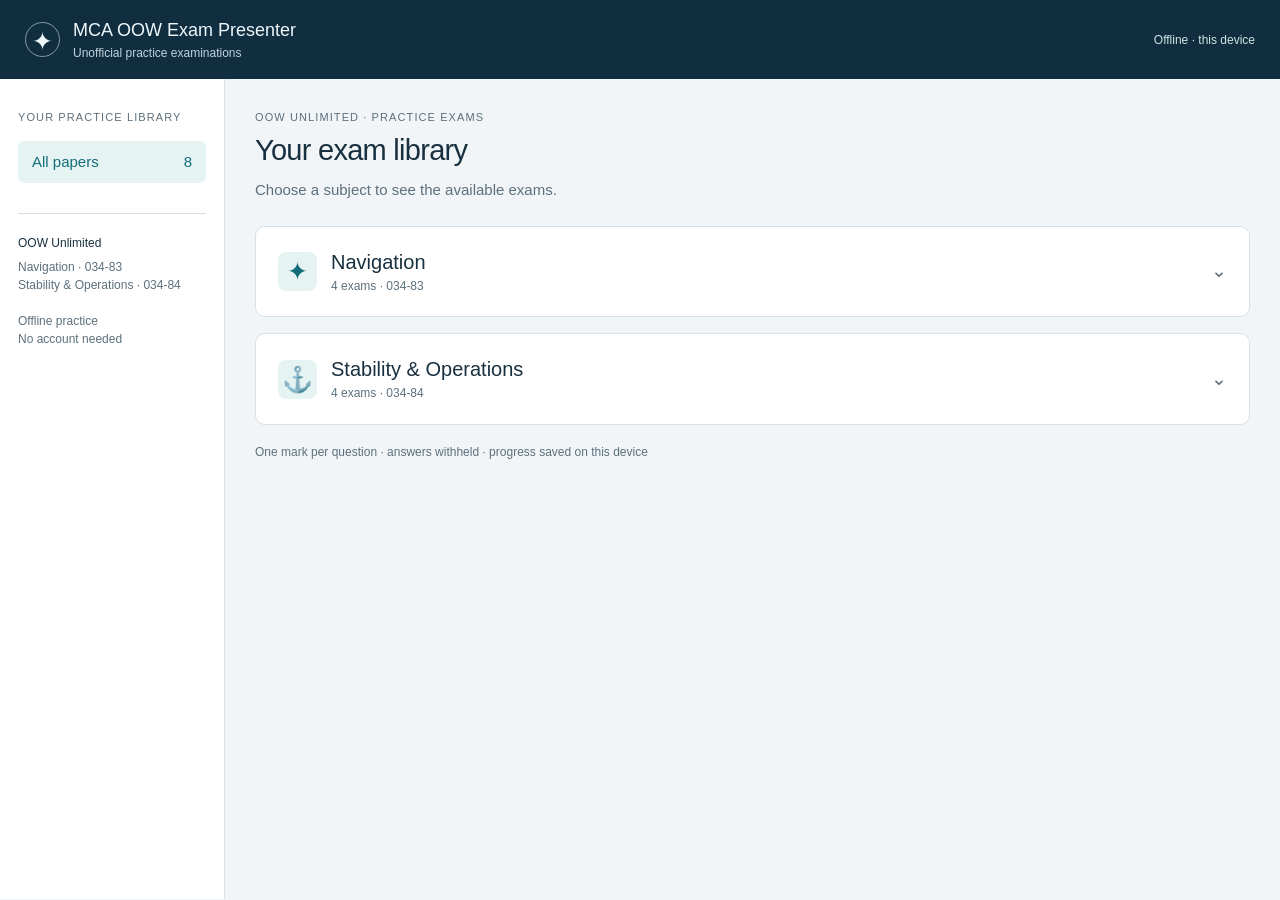
<file: presenter/web/index.html>
<!doctype html>
<html lang="en">
<head>
<meta charset="utf-8"><meta name="viewport" content="width=device-width,initial-scale=1">
<title>MCA OOW Exam Presenter</title><link rel="stylesheet" href="style.css">
<script src="paper.js" defer></script><script src="papers.js" defer></script><script src="exam-core.js" defer></script><script src="app.js" defer></script>
</head>
<body>
<a class="skip-link" href="#main">Skip to main content</a>
<header class="app-header"><span class="brand-mark" aria-hidden="true">✦</span><div class="brand">MCA OOW Exam Presenter<span>Unofficial practice examinations</span></div><span class="offline-status">Offline · this device</span></header>
<div class="layout"><aside id="sidebar" aria-label="Exam navigation"></aside><main id="main">
<section id="library-screen" aria-labelledby="library-title"></section>
<section id="exam-screen" aria-labelledby="paper-title" hidden>
<button type="button" class="text-button" data-action="library">← Exam library</button>
<div class="paper-heading"><div><div id="paper-subject" class="eyebrow"></div><h1 id="paper-title"></h1></div><span id="save-status" class="save-status" role="status"></span></div>
<section class="question-panel" aria-labelledby="title"><div id="meta" class="eyebrow"></div><h2 id="title"></h2><p id="context" class="context" hidden></p><p id="prompt" class="prompt"></p>
<section id="visual" class="visual" hidden aria-label="Question figure"><div class="visual-toolbar"><span>Figure</span><div><button type="button" id="zoom-out" aria-label="Zoom out">−</button><span id="zoom-label">100%</span><button type="button" id="zoom-in" aria-label="Zoom in">+</button><button type="button" id="zoom-reset">Reset</button></div></div><div id="figure-viewport"><div id="figure-layer"><img id="figure" alt=""><div id="placed-tokens"></div></div></div></section>
<div id="interaction"></div><div class="question-footer"><button type="button" id="flag" class="text-button" aria-pressed="false">⚑ Flag for review</button><span>1 mark · no partial marks</span></div></section>
<div class="exam-actions"><div><button type="button" id="prev">← Previous</button><button type="button" id="next">Next →</button></div><button type="button" class="primary" data-action="review">Check &amp; submit →</button></div>
<details class="mobile-questions"><summary id="mobile-summary">Questions</summary><nav id="mobile-question-nav" class="question-grid" aria-label="All questions"></nav></details><p class="fine-print">You can answer in any order. Your attempt locks when you submit.</p>
</section>
<section id="review-screen" aria-labelledby="review-title" hidden></section><section id="result-screen" aria-labelledby="result-title" hidden></section><div id="announcements" class="sr-only" role="status" aria-live="polite"></div>
</main></div>
<dialog id="restart-dialog" aria-labelledby="restart-title"><h2 id="restart-title">Start a new attempt?</h2><p>Your saved answers and result for <span id="restart-paper"></span> will be cleared. Other papers are unaffected.</p><div class="dialog-actions"><button type="button" data-action="cancel-restart" autofocus>Keep result</button><button type="button" class="primary" data-action="confirm-restart">Start new attempt</button></div></dialog>
</body></html>
</file>
<file: presenter/web/style.css>
:root{color-scheme:light dark;--bg:light-dark(#f2f5f7,#14212b);--surface:light-dark(#fff,#1c2b36);--ink:light-dark(#18303f,#e8eff3);--muted:light-dark(#5d707c,#b0c1cc);--line:light-dark(#d6e0e5,#3b505e);--accent:light-dark(#126d78,#8dd6da);--tint:light-dark(#e6f3f3,#223e46);--soft:light-dark(#f8fafb,#233440);--warm:light-dark(#795316,#edc881);--warm-bg:light-dark(#faf1df,#423726);font-family:Inter,"Segoe UI",Arial,sans-serif;color:var(--ink);background:var(--bg);font-size:15px;line-height:1.5}
*{box-sizing:border-box}body{margin:0}button,input,select{font:inherit}button{color:inherit;border:1px solid var(--line);background:var(--surface);border-radius:7px;padding:10px 14px;cursor:pointer}button:hover{background:var(--soft)}button:focus-visible,a:focus-visible,summary:focus-visible,input:focus-visible,select:focus-visible{outline:3px solid var(--accent);outline-offset:3px}button:disabled{opacity:.5;cursor:default}button.primary{color:var(--surface);background:var(--accent);border-color:var(--accent)}button.text-button{border-color:transparent;background:transparent;padding:7px 0;color:var(--muted);font-size:13px}button.text-button:hover{color:var(--accent)}[hidden]{display:none!important}h1,h2,h3,h4,p{margin:0}h1{font-size:29px;line-height:1.2;font-weight:500;letter-spacing:-.025em;margin:7px 0 12px}h2{font-size:23px;line-height:1.3;font-weight:500}h3{font-size:18px;font-weight:500}h4{font-size:16px;font-weight:500}
.app-header{background:#112e40;color:#eef7fa;display:flex;align-items:center;gap:13px;padding:17px 25px}.brand-mark{width:35px;height:35px;border:1px solid #7e9aaa;border-radius:50%;display:grid;place-items:center;font-size:25px}.brand{font-size:18px;font-weight:500}.brand span{display:block;color:#c0d3de;font-size:12px;font-weight:400}.offline-status{margin-left:auto;color:#cee4df;font-size:12px}.layout{display:grid;grid-template-columns:225px minmax(0,1fr);min-height:calc(100vh - 80px)}aside{background:var(--surface);border-right:1px solid var(--line);padding:24px 18px}main{padding:30px;max-width:1150px;width:100%;margin:0 auto;min-width:0}.eyebrow,.rail-title{text-transform:uppercase;font-size:11px;letter-spacing:.1em;color:var(--muted);font-weight:500}.rail-title{margin-bottom:15px}.rail-library{display:flex;align-items:center;gap:10px;border:0;background:var(--tint);color:var(--accent);width:100%;text-align:left}.rail-library span{margin-left:auto}.rail-info{border-top:1px solid var(--line);padding-top:20px;margin-top:30px;color:var(--muted);font-size:12px}.rail-info strong{display:block;color:var(--ink);font-weight:500;margin-bottom:6px}.subheading{color:var(--muted);margin:0 0 24px}.subjects{display:grid;gap:16px}.subject{border:1px solid var(--line);border-radius:10px;background:var(--surface);overflow:hidden}.subject-heading{margin:0}.subject-toggle{display:flex;align-items:center;gap:14px;width:100%;padding:22px;border:0;border-radius:0;text-align:left}.subject-toggle[aria-expanded=true]{background:var(--tint)}.subject-icon{display:grid;place-items:center;width:39px;height:39px;border-radius:8px;flex:none;color:var(--accent);background:var(--tint);font-size:25px}.subject-text{flex:1;min-width:0}.subject-name{display:block;font-size:20px;font-weight:500}.subject-meta{display:block;color:var(--muted);font-weight:400;font-size:12px;margin-top:4px}.subject-chevron{color:var(--muted);font-size:19px}.subject-papers{padding:0 20px 6px}.paper-row{display:flex;align-items:center;justify-content:space-between;gap:16px;padding:17px 2px;border-bottom:1px solid var(--line)}.paper-row:last-child{border-bottom:0}.paper-meta{color:var(--muted);font-size:12px;margin-top:5px}.fine-print{font-size:12px;color:var(--muted);margin-top:18px}.current-paper{font-size:17px;font-weight:500;margin-top:9px}.progress-label{display:flex;justify-content:space-between;gap:4px;color:var(--muted);font-size:12px;margin-top:21px}.progress-track{height:5px;background:var(--line);border-radius:3px;margin:8px 0 20px;overflow:hidden}.progress-fill{height:100%;background:var(--accent)}.question-grid{display:grid;grid-template-columns:repeat(5,minmax(0,1fr));gap:7px}.qnum{min-width:0;padding:7px 0;font-size:12px;position:relative;border-radius:5px}.qnum.answered{background:var(--tint);color:var(--accent)}.qnum.flagged::after{content:'◆';position:absolute;right:1px;top:-5px;font-size:10px;color:var(--warm)}.qnum[aria-current=true]{background:var(--accent);color:var(--surface);border-color:var(--accent)}.legend{display:flex;flex-wrap:wrap;gap:7px 12px;color:var(--muted);font-size:11px;margin:15px 0}.legend span{display:flex;gap:5px;align-items:center}.legend b{width:9px;height:9px;background:var(--tint);border:1px solid var(--accent);border-radius:2px}.legend i{font-style:normal;color:var(--warm)}.paper-heading{display:flex;justify-content:space-between;align-items:center;gap:12px;flex-wrap:wrap;margin:15px 0 22px}.paper-heading h1{font-size:23px;margin-bottom:0}.save-status{font-size:12px;color:var(--muted)}.question-panel{background:var(--surface);border:1px solid var(--line);border-radius:10px;padding:26px}.question-panel h2{margin:8px 0 19px}.prompt{font-size:18px;line-height:1.65;white-space:pre-line;margin-bottom:22px}.context{padding:14px 16px;background:var(--tint);border-radius:6px;white-space:pre-line;margin-bottom:18px}.choices{border:0;padding:0;margin:0;min-width:0;display:grid;gap:10px}.choice{display:flex;gap:12px;align-items:flex-start;text-align:left;border:1px solid var(--line);border-radius:7px;padding:14px;cursor:pointer}.choice.selected{background:var(--tint);border-color:var(--accent)}.choice input{accent-color:var(--accent);margin:5px 0 0;flex:none}.choice-letter{color:var(--muted);font-size:13px;min-width:16px}.answer-hint{font-size:13px;color:var(--muted);margin-bottom:11px}.field{display:grid;gap:6px;margin:14px 0}.field label{font-size:14px}.field input,.field select,.match-row select{width:100%;max-width:560px;padding:11px;border:1px solid var(--line);border-radius:6px;background:var(--surface);color:var(--ink)}.match-row{display:grid;grid-template-columns:minmax(120px,1fr) minmax(180px,1.6fr);align-items:center;gap:12px;margin:10px 0}.match-row label{font-size:14px}.question-footer{display:flex;justify-content:space-between;gap:12px;align-items:center;flex-wrap:wrap;border-top:1px solid var(--line);margin-top:20px;padding-top:13px;color:var(--muted);font-size:12px}#flag[aria-pressed=true]{color:var(--warm)}.exam-actions{display:flex;justify-content:space-between;gap:12px;flex-wrap:wrap;margin:19px 0}.exam-actions>div{display:flex;gap:10px;flex-wrap:wrap}.mobile-questions{display:none}.mobile-questions summary{font-size:13px;color:var(--muted);cursor:pointer}.mobile-questions nav{margin-top:12px}.check-panel,.result-panel{background:var(--surface);border:1px solid var(--line);border-radius:10px;padding:25px}.tallies{display:grid;grid-template-columns:repeat(3,1fr);gap:15px;margin:8px 0 24px}.tallies strong{font-size:28px;font-weight:500;display:block}.tallies span{color:var(--muted);font-size:13px}.check-panel .question-grid{grid-template-columns:repeat(7,minmax(0,1fr))}.notice{padding:13px 15px;border-radius:7px;background:var(--warm-bg);color:var(--warm);font-size:14px;margin-top:20px}.check-actions,.dialog-actions{display:flex;gap:10px;flex-wrap:wrap;margin-top:23px}.result-panel{text-align:center;padding:40px 24px}.score{font-size:76px;line-height:1.1;letter-spacing:-.05em;color:var(--accent);margin:25px 0 8px}.result-detail{font-size:19px;margin-bottom:24px}.result-panel .check-actions{justify-content:center}.result-note{max-width:365px;margin:18px auto 0;color:var(--muted);font-size:13px}.visual{border:1px solid var(--line);border-radius:8px;overflow:hidden;margin:18px 0}.visual-toolbar{display:flex;align-items:center;justify-content:space-between;gap:8px;padding:9px 12px;border-bottom:1px solid var(--line);font-size:12px;color:var(--muted)}.visual-toolbar button{padding:5px 10px}.visual-toolbar>div{display:flex;align-items:center;gap:5px}#zoom-label{min-width:40px;text-align:center}#figure-viewport{overflow:auto;max-height:65vh;text-align:center;padding:12px;background:#fff}#figure-layer{display:inline-block;position:relative;line-height:0}#figure{display:block;height:auto}#placed-tokens{position:absolute;inset:0;pointer-events:none}.token-tray{display:flex;flex-wrap:wrap;gap:8px;margin:12px 0}.token-tray button,.placed{background:#f9c65d;color:#352900;border:1px solid #946a20}.token-tray .active{outline:3px solid var(--accent);outline-offset:2px}.placed{position:absolute;transform:translate(-50%,-50%);pointer-events:auto;line-height:1.2;padding:5px 7px;font-size:12px;cursor:grab}.placement-summary{font-size:12px;color:var(--muted);margin-top:10px}dialog{background:var(--surface);color:var(--ink);border:1px solid var(--line);border-radius:11px;padding:26px;width:min(450px,calc(100% - 28px))}dialog::backdrop{background:#0007}dialog h2{margin-bottom:14px}.sr-only{position:absolute;width:1px;height:1px;padding:0;margin:-1px;overflow:hidden;clip:rect(0,0,0,0);white-space:nowrap;border:0}.skip-link{position:absolute;top:-70px;left:15px;padding:10px;background:var(--surface);color:var(--ink);z-index:5}.skip-link:focus{top:10px}
@media(min-width:1100px){aside{padding-top:30px}.question-panel{padding:30px}}
@media(max-width:780px){.layout{grid-template-columns:180px minmax(0,1fr)}aside{padding:22px 12px}main{padding:22px 18px}.question-panel{padding:20px}.subject-toggle{padding:18px}.subject-name{font-size:18px}.offline-status{display:none}.match-row{grid-template-columns:1fr}}
@media(max-width:600px){.layout{display:block}aside{display:none}.app-header{padding:15px}.brand{font-size:16px}main{padding:22px 14px}h1{font-size:26px}.subject-toggle{padding:17px 14px;gap:10px}.subject-name{font-size:17px}.subject-papers{padding:0 14px}.paper-row{flex-wrap:wrap;gap:12px}.question-panel{padding:18px}.prompt{font-size:17px}.mobile-questions{display:block}.mobile-questions .question-grid{grid-template-columns:repeat(7,minmax(0,1fr))}.question-panel h2{font-size:21px}.visual-toolbar{flex-wrap:wrap}.check-panel{padding:18px}.check-panel .question-grid{grid-template-columns:repeat(7,minmax(0,1fr))}.result-panel{padding:32px 16px}}
@media(pointer:coarse){button,.qnum,summary{min-height:44px}input,select{font-size:16px}}
@media(prefers-reduced-motion:no-preference){.subject-toggle,.choice,button{transition:background-color .12s ease}}
</file>
